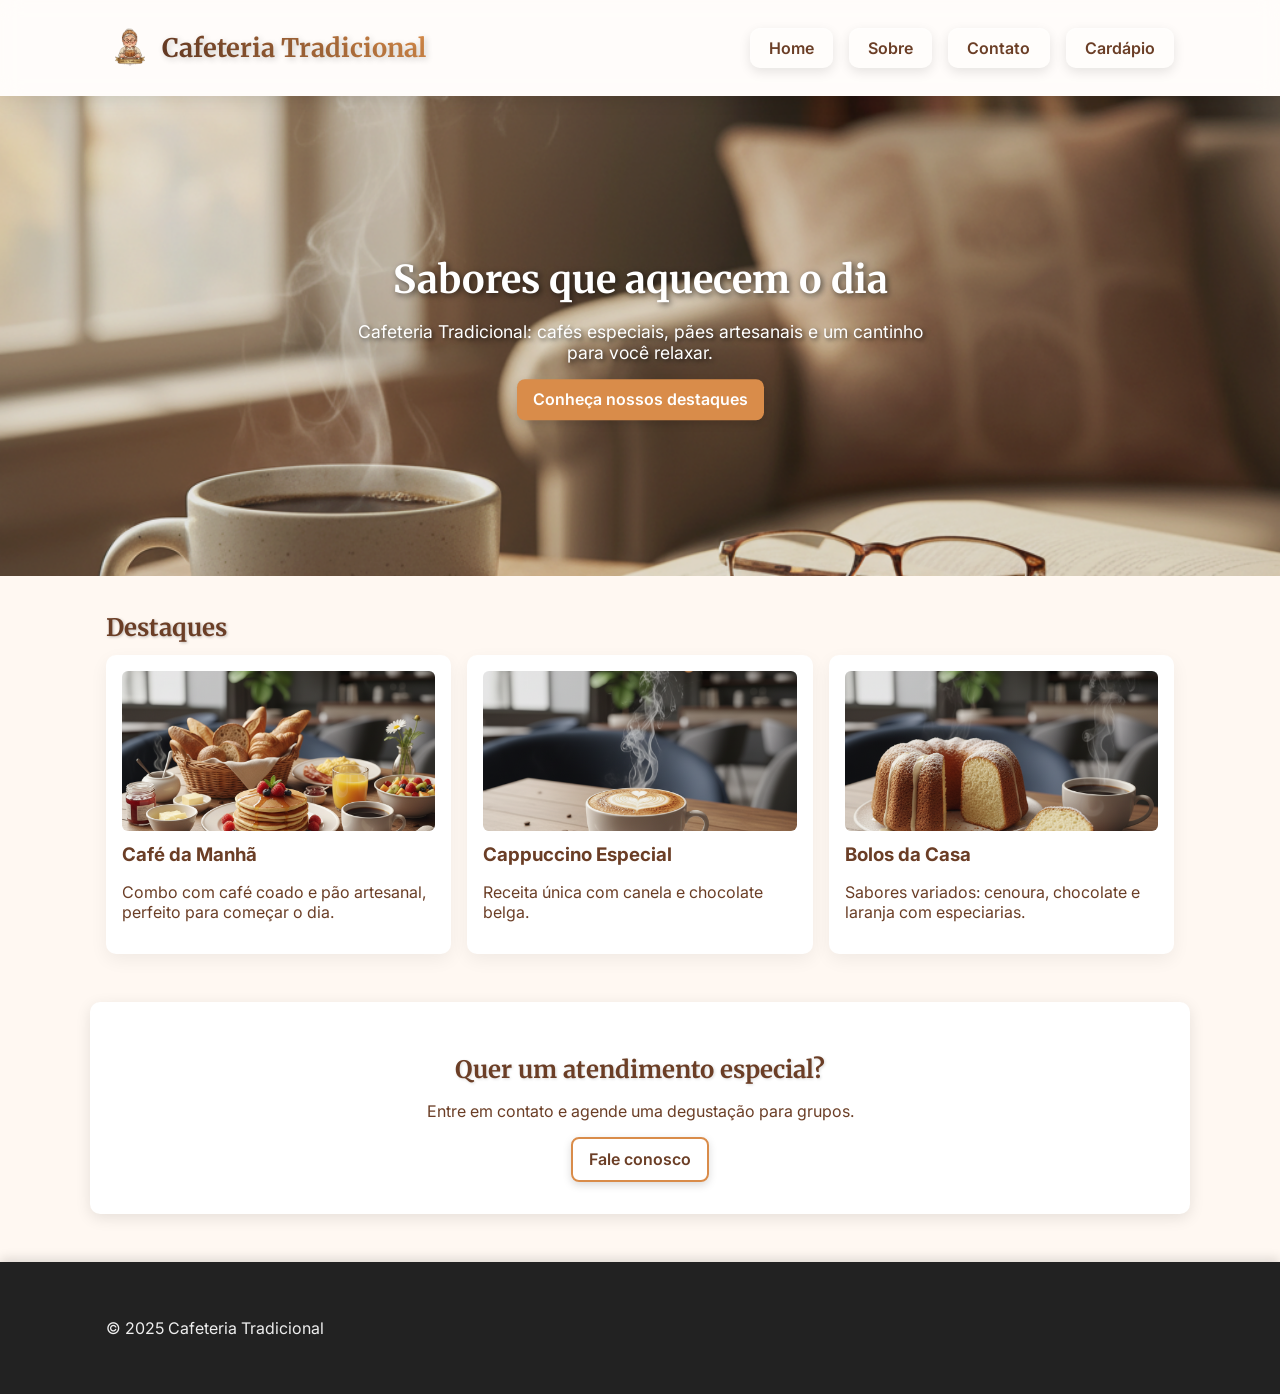
<file: index.html>
<!doctype html>
<html lang="pt-BR">
<head>
  <meta charset="utf-8">
  <meta name="viewport" content="width=device-width,initial-scale=1">
  <title>Cafeteria Tradicional — Home</title>
  <meta name="description" content="Cafeteria Tradicional — sabores locais e ambiente acolhedor. Faça sua visita!">
  <!-- Google Fonts -->
  <link href="https://fonts.googleapis.com/css2?family=Inter:wght@300;400;600;700&family=Merriweather:wght@300;400;700&display=swap" rel="stylesheet">
  <!-- Ícones (CDN) -->
  <link rel="stylesheet" href="https://cdnjs.cloudflare.com/ajax/libs/font-awesome/6.5.0/css/all.min.css">
  <link rel="stylesheet" href="assets/css/styles.css">
</head>
<body>
  <header class="site-header" role="banner">
    <div class="container header-inner">
      <a class="brand" href="index.html">
        <img src="./assets/img/logo.png" alt="Logo" width="48" height="48">
        <span class="brand-text">Cafeteria Tradicional</span>
      </a>
      <nav class="main-nav" role="navigation" aria-label="Navegação principal">
        <ul>
          <li><a href="index.html">Home</a></li>
          <li><a href="sobre.html">Sobre</a></li>
          <li><a href="contato.html">Contato</a></li>
          <li><a href="cardapio.html">Cardápio</a></li>
        </ul>
      </nav>
    </div>
  </header>

  <main id="main" class="site-main">
    <!-- Hero -->
    <section class="hero" aria-labelledby="hero-title">
      <img src="./assets/img/caneca e livro.png" alt="Caneca de café ao lado de um livro sobre a mesa" class="hero-img">
      <div class="hero-content container">
        <h1 id="hero-title">Sabores que aquecem o dia</h1>
        <p class="lead">Cafeteria Tradicional: cafés especiais, pães artesanais e um cantinho para você relaxar.</p>
        <a class="btn" href="#destaques">Conheça nossos destaques</a>
      </div>
    </section>

    <!-- Destaques em cards (flex) -->
    <section id="destaques" class="destaques container" aria-labelledby="destaques-title">
      <h2 id="destaques-title">Destaques</h2>
      <div class="cards">
        <article class="card" aria-labelledby="card1-title">
          <img src="./assets/img/cafe da manha.png" alt="café da manhã" class="card-img">
          <h3 id="card1-title">Café da Manhã</h3>
          <p>Combo com café coado e pão artesanal, perfeito para começar o dia.</p>
        </article>

        <article class="card" aria-labelledby="card2-title">
          <img src="./assets/img/capuccino.png" alt="Bailarino cappucino" class="card-img">
          <h3 id="card2-title">Cappuccino Especial</h3>
          <p>Receita única com canela e chocolate belga.</p>
        </article>

        <article class="card" aria-labelledby="card3-title">
          <img src="./assets/img/bolo de vó.png" alt="bolo de vó" class="card-img">
          <h3 id="card3-title">Bolos da Casa</h3>
          <p>Sabores variados: cenoura, chocolate e laranja com especiarias.</p>
        </article>
      </div>
    </section>

    <!-- Chamada para ação / seção adicional -->
    <section class="cta container" aria-labelledby="cta-title">
      <h2 id="cta-title">Quer um atendimento especial?</h2>
      <p>Entre em contato e agende uma degustação para grupos.</p>
      <a class="btn outline" href="contato.html">Fale conosco</a>
    </section>
  </main>

  <footer class="site-footer">
    <div class="container footer-inner">
      <p>© 2025 Cafeteria Tradicional</p>
    </div>
  </footer>
</body>
</html>
</file>
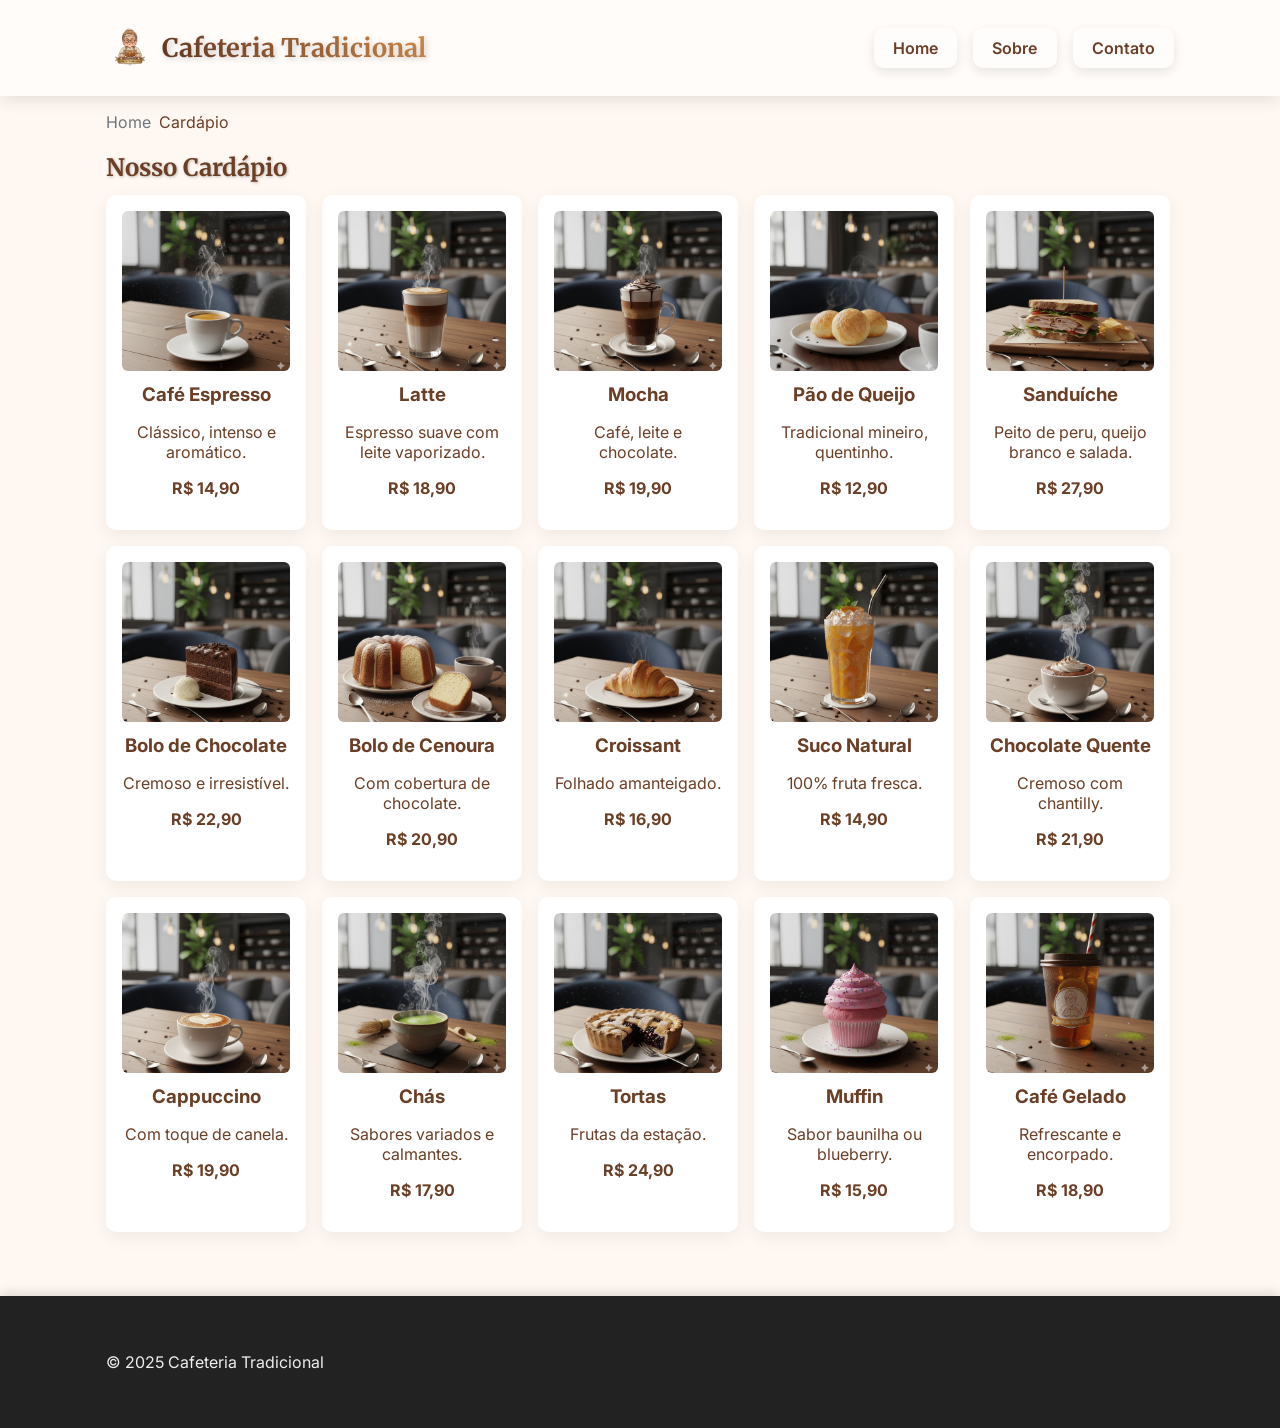
<file: cardapio.html>
<!doctype html>
<html lang="pt-BR">
<head>
  <meta charset="utf-8">
  <meta name="viewport" content="width=device-width,initial-scale=1">
  <title>Cardápio — Cafeteria Tradicional</title>
  <link href="https://fonts.googleapis.com/css2?family=Inter:wght@300;400;600;700&family=Merriweather:wght@300;400;700&display=swap" rel="stylesheet">
  <link rel="stylesheet" href="assets/css/styles.css">
</head>
<body>
  <header class="site-header">
    <div class="container header-inner">
      <a class="brand" href="index.html">
        <img src="./assets/img/logo.png" alt="Logo" width="48" height="48">
        <span class="brand-text">Cafeteria Tradicional</span>
      </a>
      <nav class="main-nav" role="navigation" aria-label="Navegação principal">
        <ul>
          <li><a href="index.html">Home</a></li>
          <li><a href="sobre.html">Sobre</a></li>
          <li><a href="contato.html">Contato</a></li>
        </ul>
      </nav>
    </div>
  </header>

  <main class="container" id="main">
    <nav class="breadcrumb" aria-label="Breadcrumb">
      <ol>
        <li><a href="index.html">Home</a></li>
        <li aria-current="page">Cardápio</li>
      </ol>
    </nav>

    <section id="cardapio" class="destaques" aria-labelledby="cardapio-title">
      <h1 id="cardapio-title">Nosso Cardápio</h1>
      <div class="cards grid-cardapio">
        <!-- Linha 1 -->
        <article class="card"><img src="./assets/img/expresso.png" alt="Café espresso" class="card-img"><h3>Café Espresso</h3><p>Clássico, intenso e aromático.</p><p><strong>R$ 14,90</strong></p></article>
        <article class="card"><img src="./assets/img/latte.png" alt="Latte" class="card-img"><h3>Latte</h3><p>Espresso suave com leite vaporizado.</p><p><strong>R$ 18,90</strong></p></article>
        <article class="card"><img src="./assets/img/mocha.png" alt="Mocha" class="card-img"><h3>Mocha</h3><p>Café, leite e chocolate.</p><p><strong>R$ 19,90</strong></p></article>
        <article class="card"><img src="./assets/img/pao queijo.png" alt="Pão de Queijo" class="card-img"><h3>Pão de Queijo</h3><p>Tradicional mineiro, quentinho.</p><p><strong>R$ 12,90</strong></p></article>
        <article class="card"><img src="./assets/img/sanduiche.png" alt="Sanduíche Natural" class="card-img"><h3>Sanduíche</h3><p>Peito de peru, queijo branco e salada.</p><p><strong>R$ 27,90</strong></p></article>

        <!-- Linha 2 -->
        <article class="card"><img src="./assets/img/bolo chocolate.png" alt="Bolo de Chocolate" class="card-img"><h3>Bolo de Chocolate</h3><p>Cremoso e irresistível.</p><p><strong>R$ 22,90</strong></p></article>
        <article class="card"><img src="./assets/img/bolo de vó.png" alt="Bolo de Cenoura" class="card-img"><h3>Bolo de Cenoura</h3><p>Com cobertura de chocolate.</p><p><strong>R$ 20,90</strong></p></article>
        <article class="card"><img src="./assets/img/croissant.png" alt="Croissant" class="card-img"><h3>Croissant</h3><p>Folhado amanteigado.</p><p><strong>R$ 16,90</strong></p></article>
        <article class="card"><img src="./assets/img/suco natural.png" alt="Suco de Laranja" class="card-img"><h3>Suco Natural</h3><p>100% fruta fresca.</p><p><strong>R$ 14,90</strong></p></article>
        <article class="card"><img src="./assets/img/chocolate quente.png" alt="Chocolate Quente" class="card-img"><h3>Chocolate Quente</h3><p>Cremoso com chantilly.</p><p><strong>R$ 21,90</strong></p></article>

        <!-- Linha 3 -->
        <article class="card"><img src="./assets/img/capuccino.png" alt="Cappuccino" class="card-img"><h3>Cappuccino</h3><p>Com toque de canela.</p><p><strong>R$ 19,90</strong></p></article>
        <article class="card"><img src="./assets/img/macha.png" alt="Chá Especial" class="card-img"><h3>Chás</h3><p>Sabores variados e calmantes.</p><p><strong>R$ 17,90</strong></p></article>
        <article class="card"><img src="./assets/img/torta.png" alt="Torta Doce" class="card-img"><h3>Tortas</h3><p>Frutas da estação.</p><p><strong>R$ 24,90</strong></p></article>
        <article class="card"><img src="./assets/img/muffin.png" alt="Muffin" class="card-img"><h3>Muffin</h3><p>Sabor baunilha ou blueberry.</p><p><strong>R$ 15,90</strong></p></article>
        <article class="card"><img src="./assets/img/café gelado.png" alt="Café Gelado" class="card-img"><h3>Café Gelado</h3><p>Refrescante e encorpado.</p><p><strong>R$ 18,90</strong></p></article>
      </div>
    </section>
  </main>

  <footer class="site-footer">
    <div class="container footer-inner">
      <p>© 2025 Cafeteria Tradicional</p>
    </div>
  </footer>
</body>
</html>
</file>
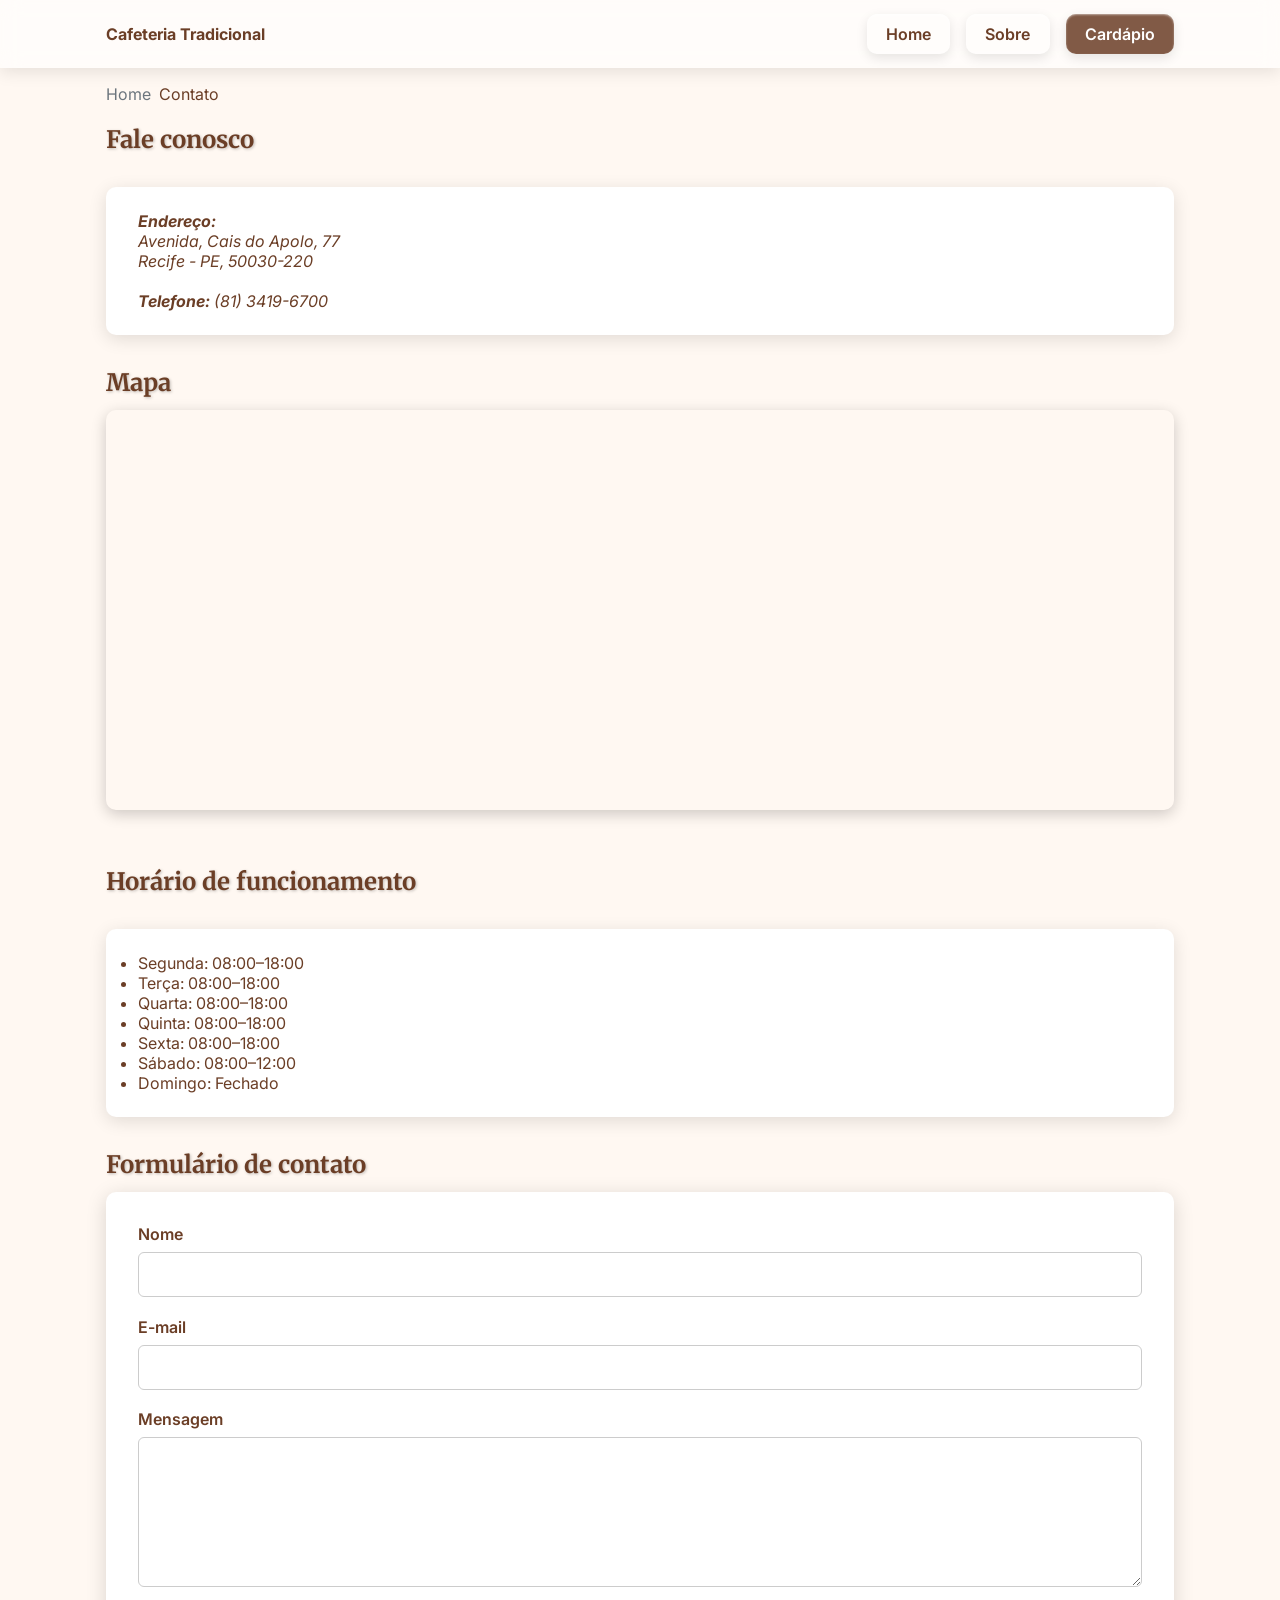
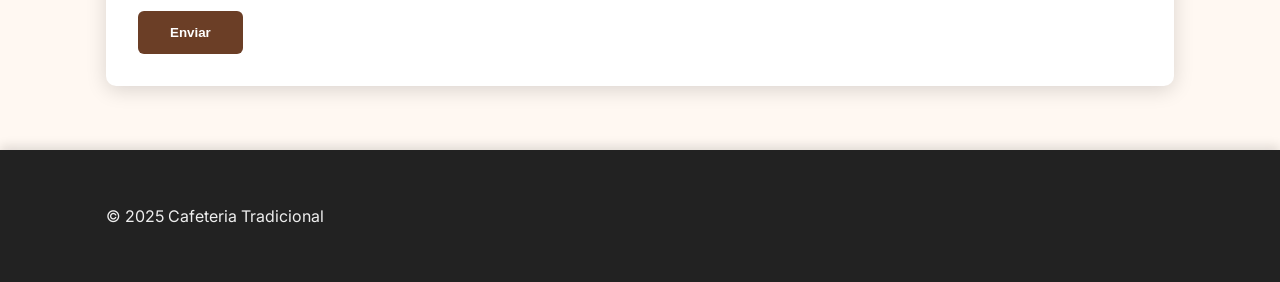
<file: contato.html>
<!doctype html>
<html lang="pt-BR">
<head>
  <meta charset="utf-8">
  <meta name="viewport" content="width=device-width,initial-scale=1">
  <title>Contato — Cafeteria Tradicional</title>
  <link href="https://fonts.googleapis.com/css2?family=Inter:wght@300;400;600;700&family=Merriweather:wght@300;400;700&display=swap" rel="stylesheet">
  <link rel="stylesheet" href="assets/css/styles.css">
</head>
<body>
  <header class="site-header">
    <div class="container header-inner">
      <a class="brand" href="index.html">Cafeteria Tradicional</a>
      <nav class="main-nav" role="navigation" aria-label="Navegação principal">
        <ul>
          <li><a href="index.html">Home</a></li>
          <li><a href="sobre.html">Sobre</a></li>
          <li><a href="cardapio.html" aria-current="page">Cardápio</a></li>
        </ul>
      </nav>
    </div>
  </header>

  <main class="container" id="main">
    <nav class="breadcrumb" aria-label="Breadcrumb">
      <ol>
        <li><a href="index.html">Home</a></li>
        <li aria-current="page">Contato</li>
      </ol>
    </nav>

    <section aria-labelledby="contato-title">
      <h1 id="contato-title">Fale conosco</h1>

      <address class="card-info">
        <strong>Endereço:</strong><br>
        Avenida, Cais do Apolo, 77<br>
        Recife - PE, 50030-220<br><br>
        <strong>Telefone:</strong> (81) 3419-6700
      </address>

      <h2>Mapa</h2>
      <div class="map-wrapper" role="region" aria-label="Mapa do endereço">
        <iframe 
          src="https://www.google.com/maps/embed?pb=!1m18!1m12!1m3!1d3950.4048275499454!2d-34.87162439745303!3d-8.060123506233301!2m3!1f0!2f0!3f0!3m2!1i1024!2i768!4f13.1!3m3!1m2!1s0x7ab18a2e1380345%3A0x24c7863e4d95ddd4!2sCESAR%20School!5e0!3m2!1spt-BR!2sbr!4v1759515367957!5m2!1spt-BR!2sbr" 
          allowfullscreen 
          loading="lazy" 
          referrerpolicy="no-referrer-when-downgrade">
        </iframe>
      </div>

      <h2>Horário de funcionamento</h2>
      <ul class="card-info">
        <li>Segunda: 08:00–18:00</li>
        <li>Terça: 08:00–18:00</li>
        <li>Quarta: 08:00–18:00</li>
        <li>Quinta: 08:00–18:00</li>
        <li>Sexta: 08:00–18:00</li>
        <li>Sábado: 08:00–12:00</li>
        <li>Domingo: Fechado</li>
      </ul>

      <h2>Formulário de contato</h2>
      <form method="post" action="mailto:seuemail@exemplo.com" enctype="text/plain" class="contact-form">
        <label for="nome">Nome</label>
        <input type="text" id="nome" name="nome" required>

        <label for="email">E-mail</label>
        <input type="email" id="email" name="email" required>

        <label for="mensagem">Mensagem</label>
        <textarea id="mensagem" name="mensagem" required></textarea>

        <button type="submit">Enviar</button>
      </form>
    </section>
  </main>

  <footer class="site-footer">
    <div class="container footer-inner">
      <p>© 2025 Cafeteria Tradicional</p>
    </div>
  </footer>
</body>
</html>
</file>
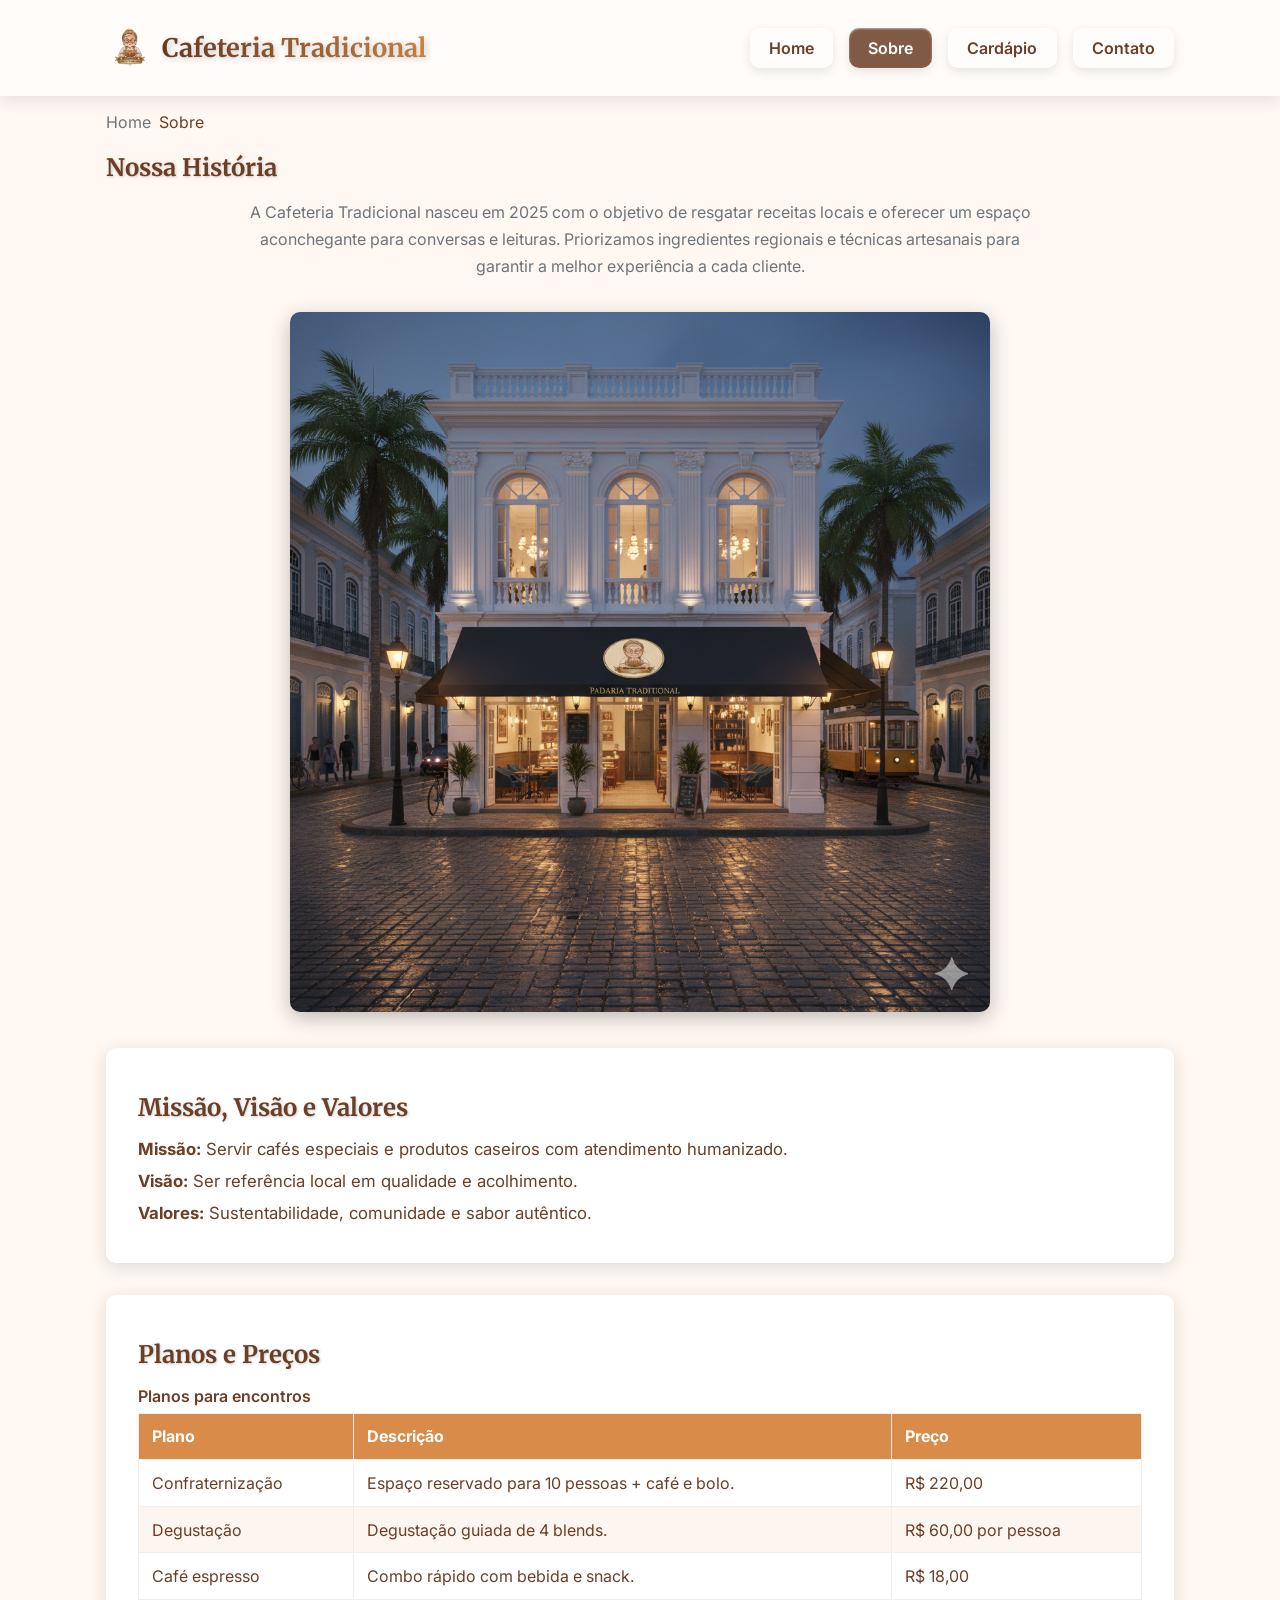
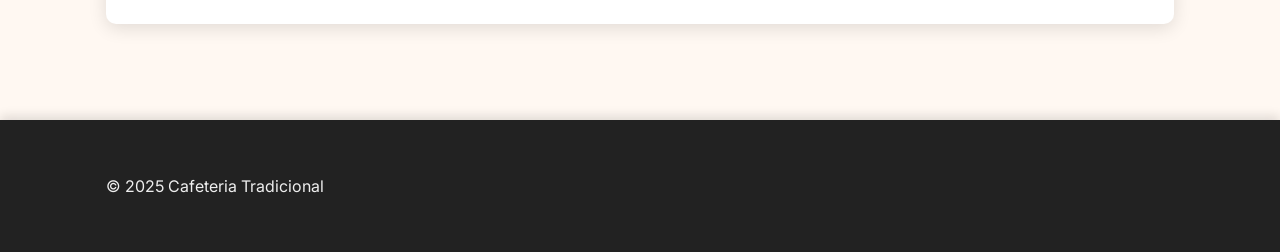
<file: sobre.html>
<!doctype html>
<html lang="pt-BR">
<head>
  <meta charset="utf-8">
  <meta name="viewport" content="width=device-width,initial-scale=1">
  <title>Sobre — Cafeteria Tradicional</title>
  <link href="https://fonts.googleapis.com/css2?family=Inter:wght@300;400;600;700&family=Merriweather:wght@300;400;700&display=swap" rel="stylesheet">
  <link rel="stylesheet" href="assets/css/styles.css">
</head>
<body>
  <header class="site-header">
    <div class="container header-inner">
      <a class="brand" href="index.html">
        <img src="./assets/img/logo.png" alt="Logo" width="48" height="48">
        <span class="brand-text">Cafeteria Tradicional</span>
      </a>
      <nav class="main-nav" role="navigation" aria-label="Navegação principal">
        <ul>
          <li><a href="index.html">Home</a></li>
          <li><a href="sobre.html" aria-current="page">Sobre</a></li>
          <li><a href="cardapio.html">Cardápio</a></li>
          <li><a href="contato.html">Contato</a></li>
        </ul>
      </nav>
    </div>
  </header>

  <main class="container" id="main">
    <!-- Breadcrumb -->
    <nav class="breadcrumb" aria-label="Breadcrumb">
      <ol>
        <li><a href="index.html">Home</a></li>
        <li aria-current="page">Sobre</li>
      </ol>
    </nav>

    <section aria-labelledby="sobre-title" class="sobre-section">
      <h1 id="sobre-title">Nossa História</h1>
      <p>A Cafeteria Tradicional nasceu em 2025 com o objetivo de resgatar receitas locais e oferecer um espaço aconchegante para conversas e leituras. Priorizamos ingredientes regionais e técnicas artesanais para garantir a melhor experiência a cada cliente.</p>

      <div class="sobre-img-wrapper">
        <img src="./assets/img/cafeteria frente.png" alt="Frente da cafeteria" class="sobre-img">
      </div>

      <div class="card-info">
        <h2>Missão, Visão e Valores</h2>
        <ul class="mvv-list">
          <li><strong>Missão:</strong> Servir cafés especiais e produtos caseiros com atendimento humanizado.</li>
          <li><strong>Visão:</strong> Ser referência local em qualidade e acolhimento.</li>
          <li><strong>Valores:</strong> Sustentabilidade, comunidade e sabor autêntico.</li>
        </ul>
      </div>

      <div class="card-info">
        <h2>Planos e Preços</h2>
        <table class="tabela-planos">
          <caption>Planos para encontros</caption>
          <thead>
            <tr>
              <th scope="col">Plano</th>
              <th scope="col">Descrição</th>
              <th scope="col">Preço</th>
            </tr>
          </thead>
          <tbody>
            <tr>
              <td>Confraternização</td>
              <td>Espaço reservado para 10 pessoas + café e bolo.</td>
              <td>R$ 220,00</td>
            </tr>
            <tr>
              <td>Degustação</td>
              <td>Degustação guiada de 4 blends.</td>
              <td>R$ 60,00 por pessoa</td>
            </tr>
            <tr>
              <td>Café espresso</td>
              <td>Combo rápido com bebida e snack.</td>
              <td>R$ 18,00</td>
            </tr>
          </tbody>
        </table>
      </div>
    </section>
  </main>

  <footer class="site-footer">
    <div class="container footer-inner">
      <p>© 2025 Cafeteria Tradicional</p>
    </div>
  </footer>
</body>
</html>
</file>
<file: assets/css/styles.css>
:root{
  /* cores principais */
  --bg: #fff8f2; /* branco gelo */
  --primary: #6b3e26;    /* marrom café */
  --accent: #d98c4a;     /* caramelo */
  --muted: #6c757d;      /* cinza para textos */
  --container-max: 1100px;
  --radius: 10px;
}
/* Header glass */
.site-header {
  position: sticky;
  top: 0;
  z-index: 1000;
  background: rgba(255, 255, 255, 0.6);
  backdrop-filter: blur(10px);
  box-shadow: 0 4px 16px rgba(0,0,0,0.1);
  padding: 0.5rem 0;
}

.brand-text {
  font-family: 'Merriweather', serif;
  font-size: 1.6rem;
  font-weight: 700;
  background: linear-gradient(90deg, var(--primary), var(--accent));
  -webkit-background-clip: text;
  -webkit-text-fill-color: transparent;
  text-shadow: 2px 2px 6px rgba(0,0,0,0.2);
}

.main-nav ul {
  display: flex;
  gap: 1rem;
  margin: 0;
  padding: 0;
  list-style: none;
}

.main-nav a {
  position: relative;
  padding: .6rem 1.2rem;
  border-radius: var(--radius);
  background: rgba(255, 255, 255, 0.25);
  backdrop-filter: blur(8px);
  color: var(--primary);
  font-weight: 600;
  text-decoration: none;
  box-shadow: inset 0 1px 2px rgba(255,255,255,0.5),
              0 4px 12px rgba(0,0,0,0.1);
  transition: all .3s ease;
}

.main-nav a:hover {
  background: rgba(217, 140, 74, 0.25); /* marrom translúcido */
  color: #000000;
  transform: translateY(-2px);
  box-shadow: inset 0 2px 6px rgba(255,255,255,0.3),
              0 6px 18px rgba(0,0,0,0.2);
}

.main-nav a[aria-current="page"] {
  background: rgba(107, 62, 38, 0.85); /* marrom café translúcido */
  color: #fff;
}

/* Reset básico */
*{box-sizing:border-box}
html,body{height:100%}
body{
  margin:0;
  font-family: 'Inter', system-ui, -apple-system, 'Segoe UI', Roboto, 'Helvetica Neue', Arial;
  color:var(--primary);
  background:var(--bg);
  -webkit-font-smoothing:antialiased;
}
.container{max-width:var(--container-max);margin:0 auto;padding:1rem}
.header-inner, .footer-inner{display:flex;align-items:center;justify-content:space-between}
.brand{display:flex;gap:.5rem;align-items:center;text-decoration:none;color:var(--primary);font-weight:700}
.main-nav ul{list-style:none;margin:0;padding:0;display:flex;gap:1rem}
.main-nav a{text-decoration:none;color:var(--primary)}

/* Hero (responsividade pc/mobile) */
.hero {
  position: relative;
  overflow: hidden;
}

.hero-img {
  width: 100%;
  height: 60vh;           /* proporcional a tela */
  min-height: 280px;      /* garante tamanho mínimo */
  max-height: 480px;      /* evita ficar gigante no PC */
  object-fit: cover;
  display: block;
  opacity: .95;
  filter: brightness(0.9);
}

.hero-content {
  position: absolute;
  top: 50%;
  left: 50%;
  transform: translate(-50%, -50%); /* centraliza em qualquer tela */
  text-align: center;
  color: #fff;
  max-width: 600px;
  width: 100%;
  padding: 0 1rem;        /* respiro no mobile */
  animation: fadeIn 1.5s ease;
}

.hero h1 {
  font-family: 'Merriweather', serif;
  font-size: 2.4rem;
  margin: .2rem 0;
  text-shadow: 2px 2px 6px rgba(0, 0, 0, 0.6);
}

.hero p {
  font-size: 1.1rem;
  margin-bottom: 1rem;
  text-shadow: 2px 2px 4px rgba(0, 0, 0, 0.6);
}

.lead {
  font-size: 1.05rem;
  margin-bottom: 1rem;
}

/* Botoes do Hero */
.btn {
  display: inline-block;
  padding: .65rem 1rem;
  border-radius: 8px;
  background: var(--accent);
  color: #fff;
  text-decoration: none;
  font-weight: 600;
  box-shadow: 0 3px 8px rgba(0,0,0,0.15);
  transition: all .3s ease;
}
.btn:hover {
  background: #b87339;
  transform: translateY(-2px);
}
.btn.outline {
  background: transparent;
  border: 2px solid var(--accent);
  color: var(--primary);
}
.btn.outline:hover {
  background: var(--accent);
  color: #fff;
}

/* Animação de entrada */
@keyframes fadeIn {
  from {opacity:0; transform: translateY(30px);}
  to {opacity:1; transform: translateY(0);}
}

/* Cards */
.destaques .cards{display:flex;gap:1rem;flex-wrap:wrap}
.card{background:#fff;padding:1rem;border-radius:var(--radius);box-shadow:0 6px 18px rgba(0,0,0,.06);flex:1 1 280px}
.card-img{width:100%;height:160px;object-fit:cover;border-radius:6px}
.card h3{margin:.5rem 0}
.card {
  transition: transform .3s ease, box-shadow .3s ease;
}
.card:hover {
  transform: translateY(-5px);
  box-shadow: 0 10px 20px rgba(0,0,0,0.15);
}

/* CTA */
.cta {
  text-align: center;
  margin-top: 2rem;
  padding: 2rem 1rem;
  background: #fff;
  border-radius: var(--radius);
  box-shadow: 0 4px 15px rgba(0,0,0,0.1);
}

.cta h2 {
  color: var(--primary);
  text-shadow: 1px 1px 3px rgba(0,0,0,0.15);
}
.cta p {
  margin-bottom: 1rem;
}

.cta .btn.outline {
  border: 2px solid var(--accent);
  color: var(--primary);
  transition: all .3s ease;
}
.cta .btn.outline:hover {
  background: var(--accent);
  color: #fff;
}

/* Table */
table{width:100%;border-collapse:collapse;margin-top:1rem}
th,td{padding:.6rem;border:1px solid #eee;text-align:left}
caption{caption-side:top;text-align:left;font-weight:600;margin-bottom:.4rem}

/* Breadcrumb */
.breadcrumb ol{list-style:none;display:flex;gap:.5rem;padding:0;margin:0}
.breadcrumb a{text-decoration:none;color:var(--muted)}

/* Footer */
.site-footer {
  border-top: none;
  background: #222;
  color: #eee;
  text-align: center;
  padding: 1.5rem 0;
  margin-top: 3rem;
  box-shadow: 0 -4px 10px rgba(0,0,0,0.12);
}

/* Responsividade (desafio bônus) */
@media (max-width:800px){
  .hero-img{height:240px}
  .header-inner{flex-direction:column;gap:.75rem}
  .main-nav ul{flex-wrap:wrap}
  .hero-content{position:static;background:linear-gradient(180deg, rgba(0,0,0,.0), rgba(0,0,0,.45));padding:1rem;border-radius:8px;margin-top:-4rem}
}

@media (max-width:480px){
  .hero h1{font-size:1.5rem}
  .destaques .cards{flex-direction:column}
}

/* Pagina de contato */

h1, h2 {
  font-family: 'Merriweather', serif;
  margin-bottom: .5em;
  text-shadow: 1px 1px 3px rgba(0,0,0,0.25);
}

.map-wrapper iframe {
  width: 100%;
  height: 400px;
  border: none;
  border-radius: var(--radius);
  box-shadow: 0 4px 15px rgba(0,0,0,0.2);
  margin-bottom: 2rem;
}

.card-info {
  background: #fff;
  padding: 1.5rem;
  border-radius: var(--radius);
  box-shadow: 0 4px 15px rgba(0,0,0,0.1);
  margin-bottom: 2rem;
}

.contact-form {
  background: #fff;
  padding: 2rem;
  border-radius: var(--radius);
  box-shadow: 0 4px 20px rgba(0,0,0,0.15);
}

.contact-form label {
  display: block;
  margin-bottom: .5rem;
  font-weight: 600;
  color: var(--primary);
}

.contact-form input,
.contact-form textarea {
  width: 100%;
  padding: .8rem;
  margin-bottom: 1.2rem;
  border: 1px solid #ccc;
  border-radius: 6px;
  font-size: 1rem;
}

.contact-form textarea {
  min-height: 150px;
  resize: vertical;
}

.contact-form button {
  background: var(--primary);
  color: #fff;
  font-weight: 600;
  padding: .9rem 2rem;
  border: none;
  border-radius: 6px;
  cursor: pointer;
  transition: background .3s ease;
}

.contact-form button:hover {
  background: #4a2f1a;
}

/* Pagina de Cardapio */

.grid-cardapio {
  display: grid;
  grid-template-columns: repeat(5, 1fr);
  gap: 1rem;
  justify-items: center;
}

.grid-cardapio .card {
  max-width: 200px;
  text-align: center;
}

/* Responsivo */
@media (max-width: 1100px) {
  .grid-cardapio {
    grid-template-columns: repeat(3, 1fr);
  }
}
@media (max-width: 700px) {
  .grid-cardapio {
    grid-template-columns: repeat(2, 1fr);
  }
}
@media (max-width: 480px) {
  .grid-cardapio {
    grid-template-columns: 1fr;
  }
}
/* Página Sobre Nós */

.sobre-section h1, 
.sobre-section h2 {
  font-family: 'Merriweather', serif;
  text-shadow: 1px 1px 3px rgba(0,0,0,0.2);
  margin-bottom: 1rem;
}

.sobre-section p {
  max-width: 800px;
  margin: 0 auto 2rem auto;
  text-align: center;
  line-height: 1.7;
  color: var(--muted);
}

.sobre-img-wrapper {
  text-align: center;
  margin: 2rem 0;
}

.sobre-img {
  max-width: 700px;
  width: 100%;
  border-radius: var(--radius);
  box-shadow: 0 6px 20px rgba(0,0,0,0.25);
}

.mvv-list {
  list-style: none;
  padding: 0;
  margin: 1rem 0;
}

.mvv-list li {
  margin-bottom: .75rem;
  font-size: 1.05rem;
  color: var(--primary);
}

.tabela-planos {
  width: 100%;
  border-collapse: collapse;
  margin-top: 1rem;
}

.tabela-planos th, 
.tabela-planos td {
  padding: .8rem;
  border: 1px solid #eee;
}

.tabela-planos th {
  background: var(--accent);
  color: #fff;
  text-align: left;
}

.tabela-planos tr:nth-child(even) {
  background: #fdf6f0;
}

.card-info {
  background: #fff;
  padding: 1.5rem 2rem;
  border-radius: var(--radius);
  box-shadow: 0 4px 18px rgba(0,0,0,0.12);
  margin: 2rem 0;
}
</file>
